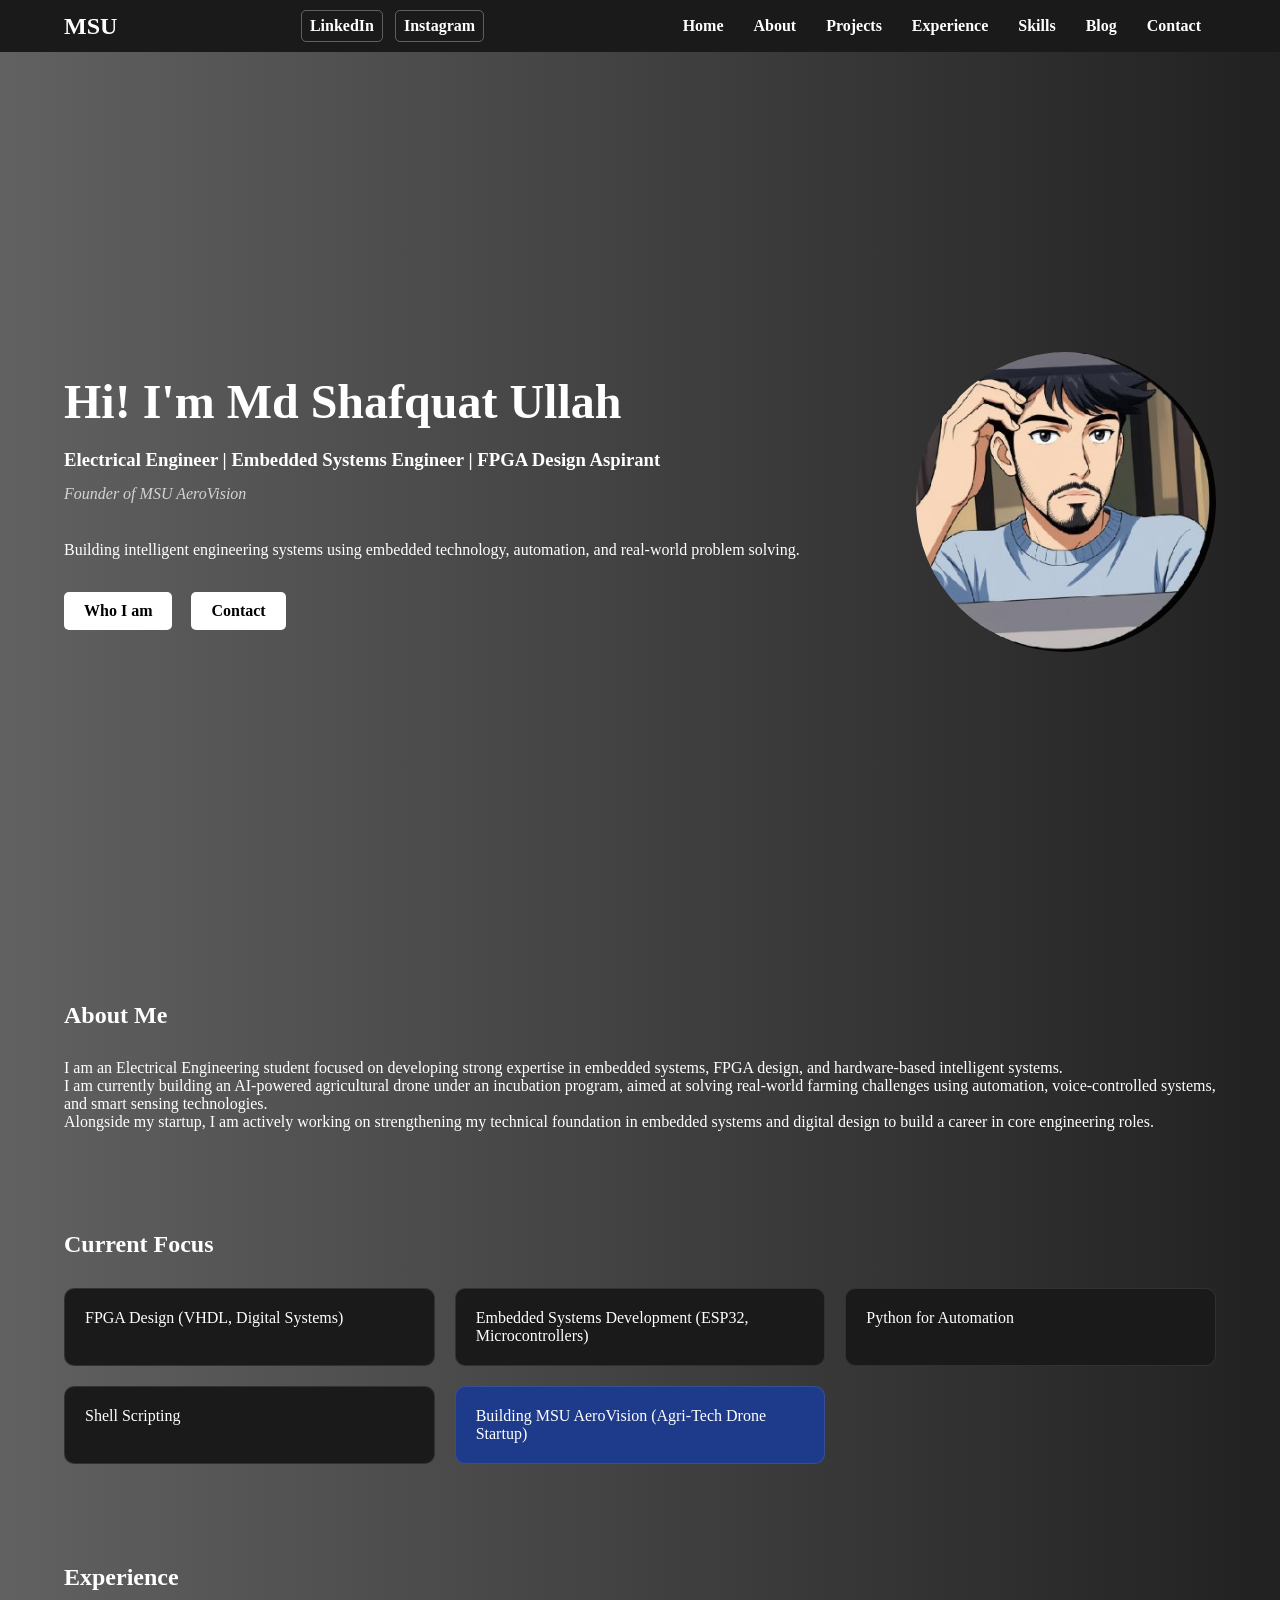
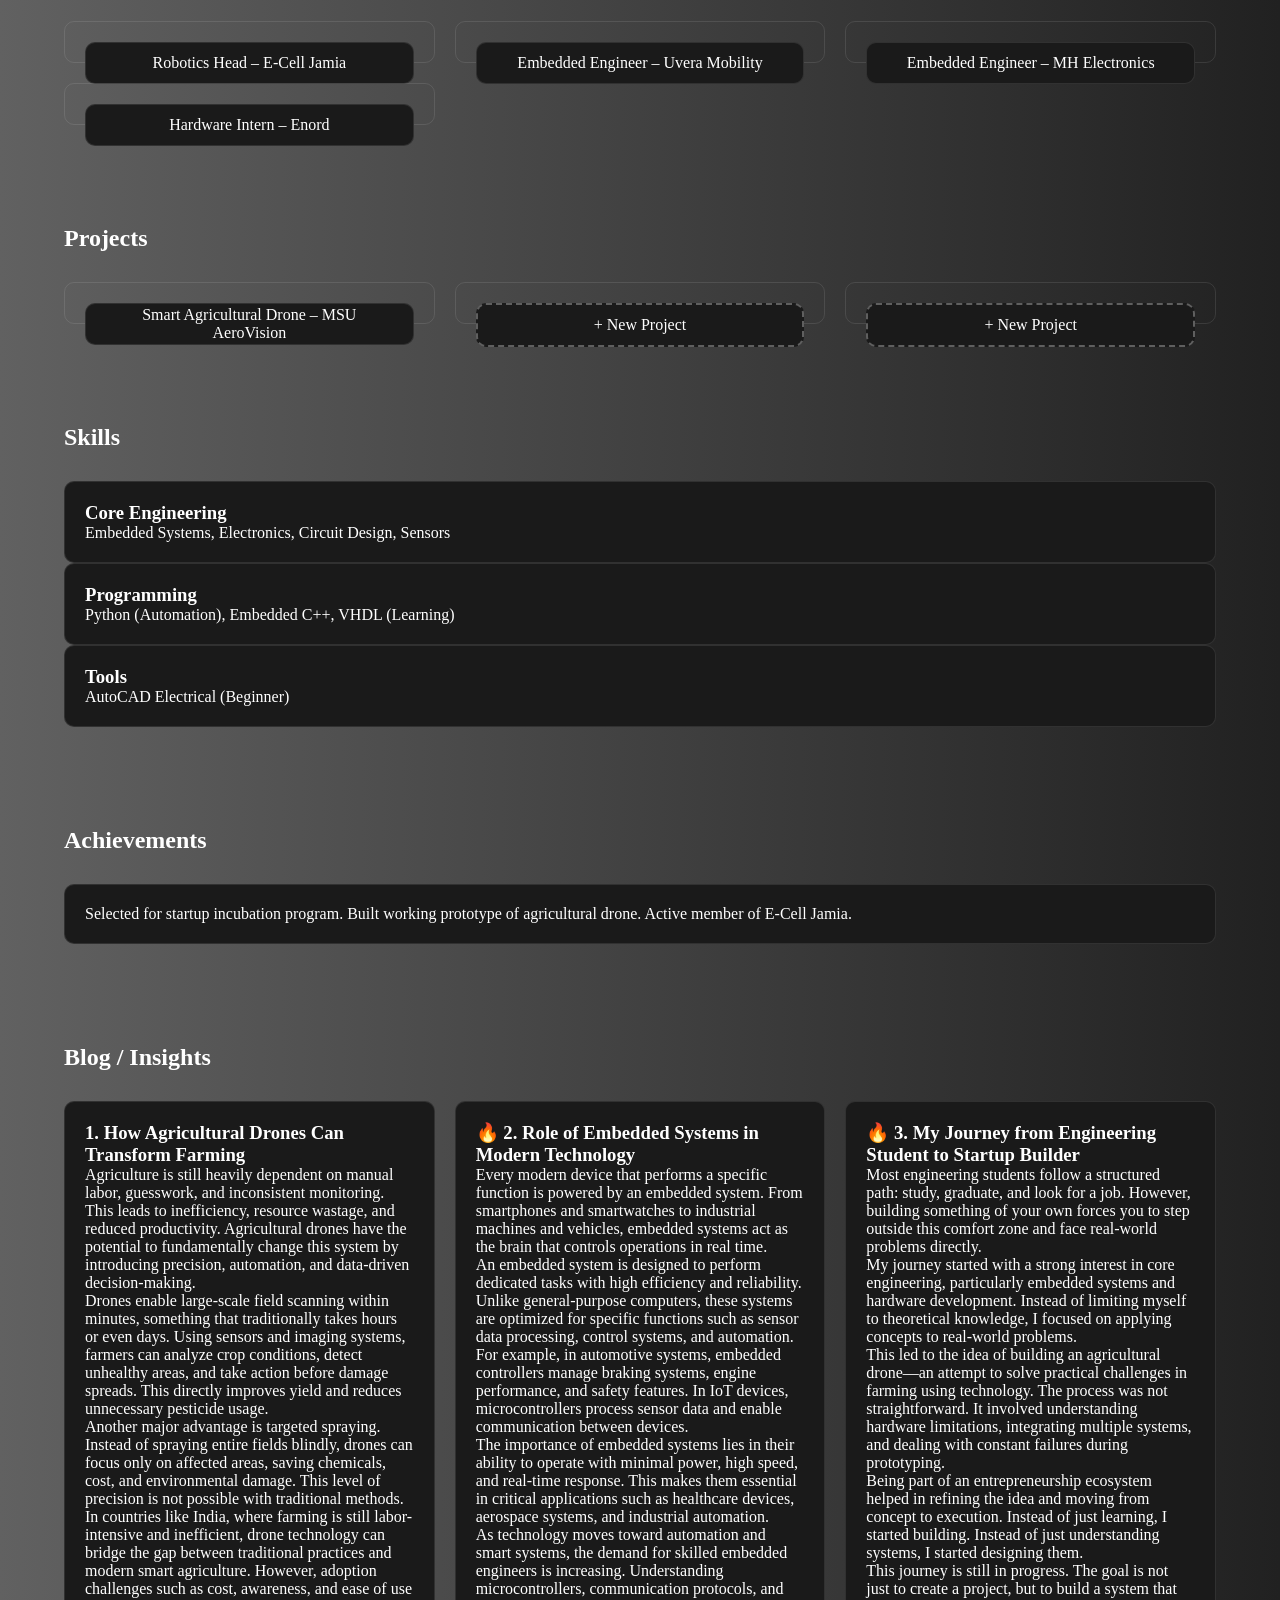
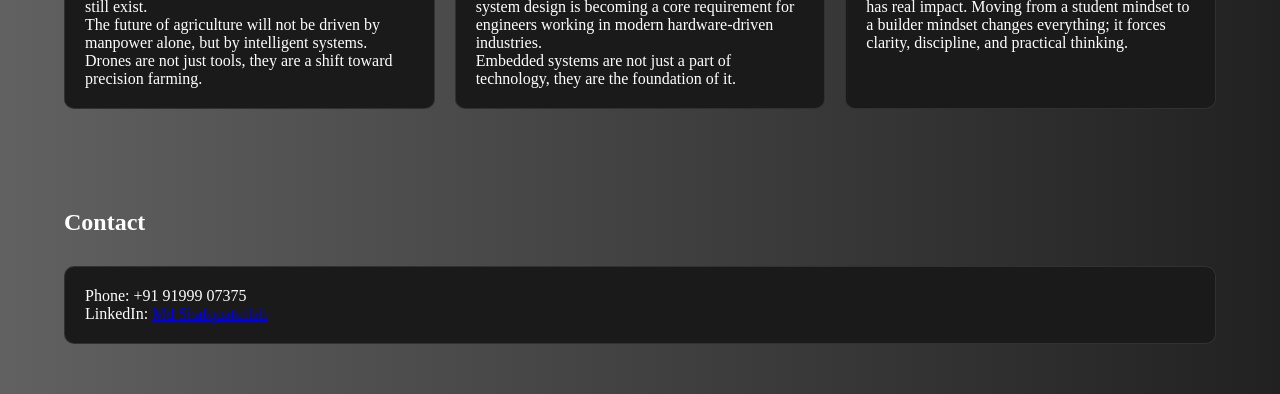
<file: index.html>
<!DOCTYPE html>
<html lang="en">
<head>
    <meta charset="UTF-8">
    <meta name="viewport" content="width=device-width, initial-scale=1.0">
    <title>Md Shafquat Ullah | Embedded Systems Engineer | MSU AeroVision</title>
    <meta name="description" content="Portfolio of Md Shafquat Ullah, Electrical Engineer specializing in Embedded Systems, FPGA Design, and Founder of MSU AeroVision.">
    <meta name="keywords" content="Md Shafquat Ullah, Shafquat Ullah, Embedded Systems Engineer, MSU AeroVision, FPGA Design, Electrical Engineer Jamia">
    <link rel="stylesheet" href="style.css">
</head>
<body>

    <header>
        <nav>
            <div class="logo">MSU</div>
            <div class="social-links">
                <a href="https://www.linkedin.com/in/md-shafquatullah-3b6543290/" target="_blank">LinkedIn</a>
                <a href="https://www.instagram.com/wordsbyshafquat/" target="_blank">Instagram</a>
            </div>
            <ul>
                <li><a href="#hero">Home</a></li>
                <li><a href="#about">About</a></li>
                <li><a href="#projects">Projects</a></li>
                <li><a href="#experience">Experience</a></li>
                <li><a href="#skills">Skills</a></li>
                <li><a href="#blog">Blog</a></li>
                <li><a href="#contact">Contact</a></li>
            </ul>
        </nav>
    </header>

    <section id="hero" class="hero">
        <div class="hero-content">
            <div class="hero-left">
                <h1>Hi! I'm Md Shafquat Ullah</h1>
                <h3>Electrical Engineer | Embedded Systems Engineer | FPGA Design Aspirant</h3>
                <p class="tagline">Founder of MSU AeroVision</p>
                <p>Building intelligent engineering systems using embedded technology, automation, and real-world problem solving.</p>
                <div class="hero-buttons">
                    <a href="#about" class="btn">Who I am</a>
                    <a href="#contact" class="btn">Contact</a>
                </div>
            </div>
            
                <div class="avatar-container">
                    <img src="image/shaf.anime-removebg-preview.png" alt="Original Avatar" class="hero-avatar main-avatar active">
                    <img src="image/gemini-2.5-flash-image_Add_a_cybernetic_samurai_helmet_and_red_glowing_mask_to_this_character_set_again-0.jpg" alt="Samurai Avatar" class="hero-avatar samurai-avatar">
                </div>
        </div>
    </section>

    <section id="about" class="about">
        <div class="container">
            <h2>About Me</h2>
            <div class="about-grid">
                <p>I am an Electrical Engineering student focused on developing strong expertise in embedded systems, FPGA design, and hardware-based intelligent systems.</p>
                <p>I am currently building an AI-powered agricultural drone under an incubation program, aimed at solving real-world farming challenges using automation, voice-controlled systems, and smart sensing technologies.</p>
                <p>Alongside my startup, I am actively working on strengthening my technical foundation in embedded systems and digital design to build a career in core engineering roles.</p>
            </div>
        </div>
    </section>

    <section id="focus" class="focus">
        <div class="container">
            <h2>Current Focus</h2>
            <div class="card-grid">
                <div class="card">FPGA Design (VHDL, Digital Systems)</div>
                <div class="card">Embedded Systems Development (ESP32, Microcontrollers)</div>
                <div class="card">Python for Automation</div>
                <div class="card">Shell Scripting</div>
                <div class="card highlight">Building MSU AeroVision (Agri-Tech Drone Startup)</div>
            </div>
        </div>
    </section>

    <section id="experience" class="experience">
        <div class="container">
            <h2>Experience</h2>
            <div class="card-grid flip-grid">
                <div class="card flip-card">
                    <div class="flip-card-inner">
                        <div class="flip-card-front">Robotics Head – E-Cell Jamia</div>
                        <div class="flip-card-back">
                            Led robotics initiatives focused on building engineering prototypes.<br>
                            Mentored students in embedded systems and hardware projects.<br>
                            Managed execution of tech-based startup ideas.
                        </div>
                    </div>
                </div>
                <div class="card flip-card">
                    <div class="flip-card-inner">
                        <div class="flip-card-front">Embedded Engineer – Uvera Mobility</div>
                        <div class="flip-card-back">
                            Worked on embedded systems for mobility solutions.<br>
                            Programmed microcontrollers and integrated sensors.<br>
                            Debugged hardware-software interaction issues.
                        </div>
                    </div>
                </div>
                <div class="card flip-card">
                    <div class="flip-card-inner">
                        <div class="flip-card-front">Embedded Engineer – MH Electronics</div>
                        <div class="flip-card-back">
                            Designed and tested embedded circuits.<br>
                            Worked on sensor interfacing and automation systems.<br>
                            Improved system reliability through debugging.
                        </div>
                    </div>
                </div>
                <div class="card flip-card">
                    <div class="flip-card-inner">
                        <div class="flip-card-front">Hardware Intern – Enord</div>
                        <div class="flip-card-back">
                            Worked on electronics prototyping and circuit testing.<br>
                            Assisted in hardware implementation and development.<br>
                            Gained exposure to real-world engineering workflows.
                        </div>
                    </div>
                </div>
            </div>
        </div>
    </section>

    <section id="projects" class="projects">
        <div class="container">
            <h2>Projects</h2>
            <div class="card-grid flip-grid">
                <div class="card flip-card">
                    <div class="flip-card-inner">
                        <div class="flip-card-front">Smart Agricultural Drone – MSU AeroVision</div>
                        <div class="flip-card-back">
                            <strong>Features:</strong> Voice-controlled, Field scanning, Obstacle detection.<br>
                            <strong>Role:</strong> Founder & System Designer<br>
                            <strong>Tech:</strong> Embedded Systems, Sensors
                        </div>
                    </div>
                </div>
                <div class="card flip-card empty-project-card">
                    <div class="flip-card-inner">
                        <div class="flip-card-front">+ New Project</div>
                        <div class="flip-card-back">Coming Soon</div>
                    </div>
                </div>
                <div class="card flip-card empty-project-card">
                    <div class="flip-card-inner">
                        <div class="flip-card-front">+ New Project</div>
                        <div class="flip-card-back">Coming Soon</div>
                    </div>
                </div>
            </div>
        </div>
    </section>

    <section id="skills" class="skills">
        <div class="container">
            <h2>Skills</h2>
            <div class="skills-flex">
                <div class="skill-category card">
                    <h3>Core Engineering</h3>
                    <p>Embedded Systems, Electronics, Circuit Design, Sensors</p>
                </div>
                <div class="skill-category card">
                    <h3>Programming</h3>
                    <p>Python (Automation), Embedded C++, VHDL (Learning)</p>
                </div>
                <div class="skill-category card">
                    <h3>Tools</h3>
                    <p>AutoCAD Electrical (Beginner)</p>
                </div>
            </div>
        </div>
    </section>

    <section id="achievements" class="achievements">
        <div class="container">
            <h2>Achievements</h2>
            <div class="card">Selected for startup incubation program. Built working prototype of agricultural drone. Active member of E-Cell Jamia.</div>
        </div>
    </section>

    <section id="blog" class="blog">
        <div class="container">
            <h2>Blog / Insights</h2>
            <div class="card-grid blog-grid">
                <div class="card blog-card">
                    <h3>1. How Agricultural Drones Can Transform Farming</h3>
                    <p>Agriculture is still heavily dependent on manual labor, guesswork, and inconsistent monitoring. This leads to inefficiency, resource wastage, and reduced productivity. Agricultural drones have the potential to fundamentally change this system by introducing precision, automation, and data-driven decision-making.</p>
                    <p>Drones enable large-scale field scanning within minutes, something that traditionally takes hours or even days. Using sensors and imaging systems, farmers can analyze crop conditions, detect unhealthy areas, and take action before damage spreads. This directly improves yield and reduces unnecessary pesticide usage.</p>
                    <p>Another major advantage is targeted spraying. Instead of spraying entire fields blindly, drones can focus only on affected areas, saving chemicals, cost, and environmental damage. This level of precision is not possible with traditional methods.</p>
                    <p>In countries like India, where farming is still labor-intensive and inefficient, drone technology can bridge the gap between traditional practices and modern smart agriculture. However, adoption challenges such as cost, awareness, and ease of use still exist.</p>
                    <p>The future of agriculture will not be driven by manpower alone, but by intelligent systems. Drones are not just tools, they are a shift toward precision farming.</p>
                </div>
                <div class="card blog-card">
                    <h3>🔥 2. Role of Embedded Systems in Modern Technology</h3>
                    <p>Every modern device that performs a specific function is powered by an embedded system. From smartphones and smartwatches to industrial machines and vehicles, embedded systems act as the brain that controls operations in real time.</p>
                    <p>An embedded system is designed to perform dedicated tasks with high efficiency and reliability. Unlike general-purpose computers, these systems are optimized for specific functions such as sensor data processing, control systems, and automation.</p>
                    <p>For example, in automotive systems, embedded controllers manage braking systems, engine performance, and safety features. In IoT devices, microcontrollers process sensor data and enable communication between devices.</p>
                    <p>The importance of embedded systems lies in their ability to operate with minimal power, high speed, and real-time response. This makes them essential in critical applications such as healthcare devices, aerospace systems, and industrial automation.</p>
                    <p>As technology moves toward automation and smart systems, the demand for skilled embedded engineers is increasing. Understanding microcontrollers, communication protocols, and system design is becoming a core requirement for engineers working in modern hardware-driven industries.</p>
                    <p>Embedded systems are not just a part of technology, they are the foundation of it.</p>
                </div>
                <div class="card blog-card">
                    <h3>🔥 3. My Journey from Engineering Student to Startup Builder</h3>
                    <p>Most engineering students follow a structured path: study, graduate, and look for a job. However, building something of your own forces you to step outside this comfort zone and face real-world problems directly.</p>
                    <p>My journey started with a strong interest in core engineering, particularly embedded systems and hardware development. Instead of limiting myself to theoretical knowledge, I focused on applying concepts to real-world problems.</p>
                    <p>This led to the idea of building an agricultural drone—an attempt to solve practical challenges in farming using technology. The process was not straightforward. It involved understanding hardware limitations, integrating multiple systems, and dealing with constant failures during prototyping.</p>
                    <p>Being part of an entrepreneurship ecosystem helped in refining the idea and moving from concept to execution. Instead of just learning, I started building. Instead of just understanding systems, I started designing them.</p>
                    <p>This journey is still in progress. The goal is not just to create a project, but to build a system that has real impact. Moving from a student mindset to a builder mindset changes everything; it forces clarity, discipline, and practical thinking.</p>
                </div>
            </div>
        </div>
    </section>

    <section id="contact" class="contact">
        <div class="container">
            <h2>Contact</h2>
            <div class="card">
                <p>Phone: +91 91999 07375</p>
                <p>LinkedIn: <a href="https://www.linkedin.com/in/md-shafquatullah-3b6543290/" target="_blank">Md Shafquatullah</a></p>
            </div>
        </div>
    </section>

    <script src="script.js"></script>
</body>
</html>
</file>
<file: style.css>
/* Basic Reset */
* {
    margin: 0;
    padding: 0;
    box-sizing: border-box;
}

body {
    font-family: 'Times New Roman', serif; /* clean serif style heading ke liye */
    background: linear-gradient(to right, #616161, #212121); /* Video jaisa grey gradient */
    color: white;
    scroll-behavior: smooth; /* smooth scrolling experience */
}

/* Nav */
header {
    background-color: #1a1a1a;
    padding: 10px 0;
    position: sticky;
    top: 0;
    z-index: 1000;
}

nav {
    display: flex;
    justify-content: space-between;
    align-items: center;
    width: 90%;
    margin: auto;
}

nav .logo {
    font-size: 1.5rem;
    font-weight: bold;
}

.social-links {
    display: flex;
    gap: 12px;
}

.social-links a {
    color: #fff;
    text-decoration: none;
    font-weight: 600;
    border: 1px solid rgba(255, 255, 255, 0.3);
    border-radius: 5px;
    padding: 6px 8px;
}

.social-links a:hover {
    background-color: rgba(255, 255, 255, 0.15);
}

nav ul {
    list-style: none;
    display: flex;
}

nav ul li a {
    text-decoration: none;
    color: white;
    margin: 0 15px;
    font-weight: bold;
}

/* Hero Section */
.hero {
    height: 100vh;
    display: flex;
    justify-content: center;
    align-items: center;
}

.hero-content {
    width: 90%;
    display: flex;
    justify-content: space-between;
    align-items: center;
}

.hero-left h1 {
    font-size: 3rem;
    margin-bottom: 20px;
    font-weight: bold;
}

.hero-left h3 {
    margin-bottom: 10px;
}

.tagline {
    font-style: italic;
    color: lightgrey;
    margin-bottom: 20px;
}

.hero-left p {
    margin-bottom: 30px;
    line-height: 1.6;
}

.hero-buttons button {
    padding: 10px 20px;
    margin-right: 15px;
    background-color: white;
    border: none;
    border-radius: 5px;
    cursor: pointer;
    font-weight: bold;
}

.btn {
    display: inline-block;
    padding: 10px 20px;
    margin-right: 15px;
    background-color: white;
    color: black;
    text-decoration: none;
    border-radius: 5px;
    font-weight: bold;
    transition: background-color 0.3s;
}

.btn:hover {
    background-color: #f0f0f0;
}

/* Stacking Container Styling */
.avatar-container {
    position: relative; /* important: stacking ke liye position relative honi chahiye */
    width: 300px;
    height: 300px;
    cursor: pointer;
}

.hero-avatar {
    position: absolute; /* stack images in the same spot */
    top: 0;
    left: 0;
    width: 100%;
    height: 100%;
    object-fit: cover;
    border-radius: 50%; /* circular avatar */
    transition: opacity 0.5s ease-in-out, transform 0.5s ease-in-out; /* fade transition */
}

/* Normal image is visible, Samurai is hidden */
.main-avatar {
    opacity: 1;
    z-index: 2; /* ye image upar rahegi */
}

.samurai-avatar {
    opacity: 0;
    z-index: 1; /* ye image peeche rahegi */
    transform: scale(1.1); /* samurai thoda badha hai starting mein */
}

/* State changes: Samurai fades in, Original fades out */
.avatar-container.show-samurai .main-avatar {
    opacity: 0;
    z-index: 1;
}

.avatar-container.show-samurai .samurai-avatar {
    opacity: 1;
    z-index: 2;
    transform: scale(1); /* samurai regular size par aa jata hai */
}

/* Card Styling (Flip interaction) */
.card-grid {
    display: grid;
    grid-template-columns: repeat(auto-fit, minmax(280px, 1fr));
    gap: 20px;
    margin-top: 30px;
}

.card {
    background-color: #1a1a1a;
    padding: 20px;
    border-radius: 10px;
    border: 1px solid rgba(255, 255, 255, 0.1);
    transition: transform 0.3s ease-in-out;
}

.card:hover {
    transform: scale(1.05);
}

.flip-card {
    background-color: transparent;
    perspective: 1000px; /* 3D effect ke liye */
}

.flip-card-inner {
    position: relative;
    width: 100%;
    height: 100%;
    text-align: center;
    transition: transform 0.6s;
    transform-style: preserve-3d;
    box-shadow: 0 4px 8px 0 rgba(0,0,0,0.2);
}

.flip-card:hover .flip-card-inner {
    transform: rotateY(180deg);
}

.flip-card-front, .flip-card-back {
    position: absolute;
    width: 100%;
    height: 100%;
    backface-visibility: hidden;
    padding: 20px;
    border-radius: 10px;
    background-color: #1a1a1a;
    border: 1px solid rgba(255, 255, 255, 0.1);
    display: flex;
    justify-content: center;
    align-items: center;
}

.flip-card-back {
    transform: rotateY(180deg);
}

/* Skill/Blog cards (Non-flip) */
.blog-card {
    cursor: pointer;
}

.empty-project-card .flip-card-front {
    border: 2px dashed rgba(255, 255, 255, 0.3);
}

.highlight {
    background-color: #1e3a8a; /* MSU AeroVision ke liye main focus color */
}

/* General containers */
section {
    padding: 50px 0;
}

.container {
    width: 90%;
    margin: auto;
}

h2 {
    margin-bottom: 30px;
}
</file>
